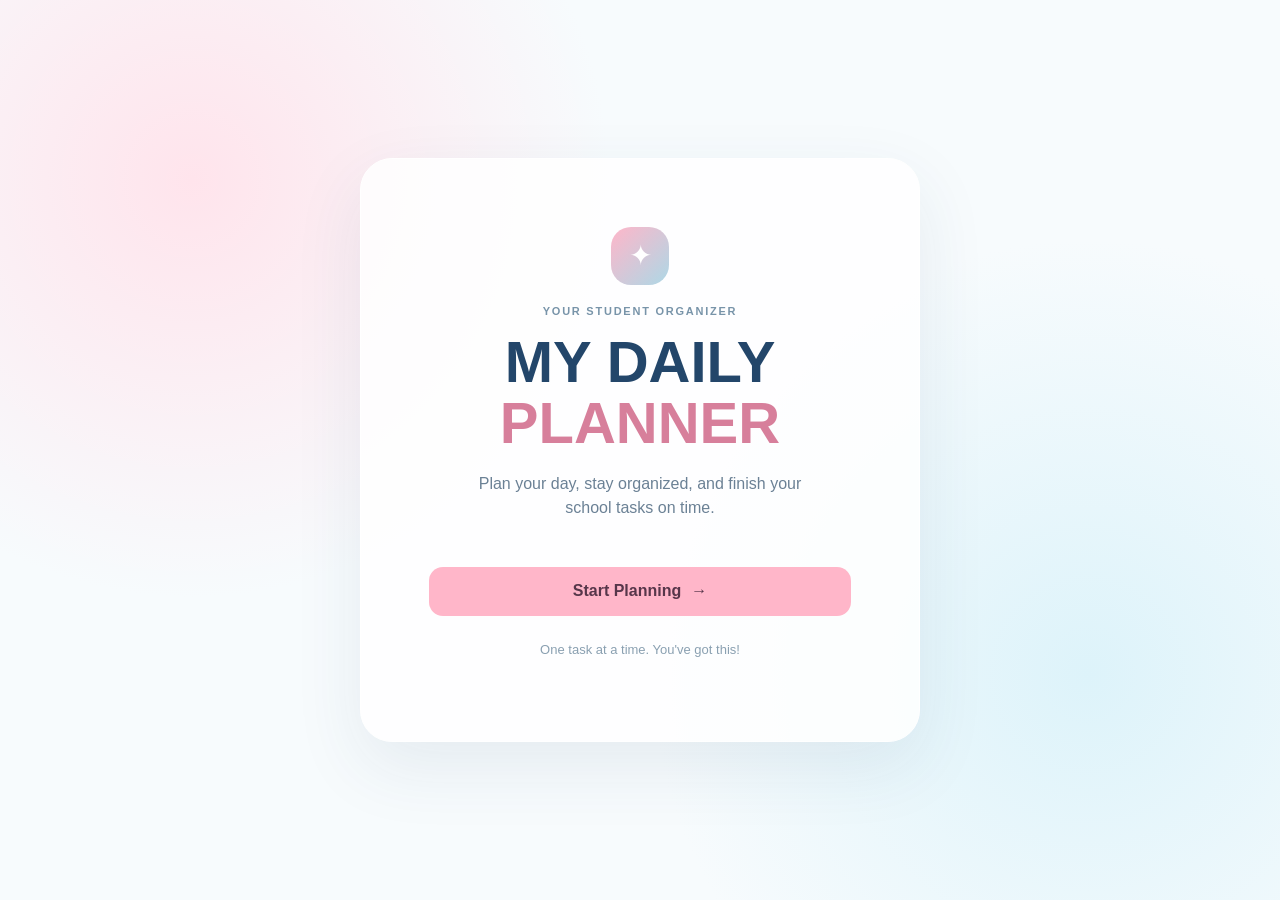
<file: index.html>
<!DOCTYPE html>
<html lang="en">
<head>
  <meta charset="UTF-8"><meta name="viewport" content="width=device-width, initial-scale=1.0">
  <title>MY DAILY PLANNER | Welcome</title><link rel="stylesheet" href="styles.css">
</head>
<body class="welcome-page">
  <main class="welcome-wrap">
    <div class="welcome-card">
      <div class="logo-mark" aria-hidden="true">✦</div>
      <p class="eyebrow">YOUR STUDENT ORGANIZER</p>
      <h1>MY DAILY<br><span>PLANNER</span></h1>
      <p class="welcome-subtitle">Plan your day, stay organized, and finish your school tasks on time.</p>
      <a class="btn btn-primary btn-wide" href="dashboard.html">Start Planning <span aria-hidden="true">→</span></a>
      <p class="welcome-foot">One task at a time. You've got this!</p>
    </div>
  </main>
</body>
</html>
</file>
<file: styles.css>
:root{--pink:#FFB6C9;--blue:#ADD8E6;--navy:#23466A;--ink:#233B53;--muted:#6B8195;--bg:#F6FAFD;--white:#fff;--line:#E3EDF4;--shadow:0 12px 32px rgba(35,70,106,.09)}
*{box-sizing:border-box}html{scroll-behavior:smooth}body{margin:0;background:var(--bg);color:var(--ink);font-family:Inter,Arial,sans-serif;font-size:16px;line-height:1.55}a{color:inherit;text-decoration:none}.topbar{height:72px;background:#fff;border-bottom:1px solid var(--line);display:flex;align-items:center;justify-content:space-between;padding:0 max(5%,calc((100% - 1120px)/2));gap:20px}.brand{font-weight:800;color:var(--navy);letter-spacing:.02em}.topbar nav{display:flex;gap:8px}.nav-link{padding:9px 14px;border-radius:20px;color:var(--muted);font-weight:600}.nav-link:hover,.nav-link.active{background:#EAF5FA;color:var(--navy)}.container{width:min(1120px,90%);margin:42px auto 60px}.page-heading{margin-bottom:28px}.page-heading h1{font-size:clamp(28px,4vw,40px);margin:4px 0;color:var(--navy);line-height:1.2}.page-heading h1 span{color:#D77F9B}.eyebrow{font-size:11px;font-weight:800;letter-spacing:.16em;color:#7894A9;margin:0 0 8px}.muted{color:var(--muted)}.stats-grid{display:grid;grid-template-columns:repeat(4,1fr);gap:18px;margin:28px 0}.stat-card,.dashboard-panel,.form-card,.work-card{background:#fff;border:1px solid var(--line);border-radius:22px;box-shadow:var(--shadow)}.stat-card{padding:22px}.stat-icon{display:grid;place-items:center;width:42px;height:42px;border-radius:14px;font-size:20px}.stat-icon.pink{background:#FFF0F4}.stat-icon.blue{background:#EAF7FB}.stat-card p{font-size:14px;color:var(--muted);margin:15px 0 2px}.stat-card strong{font-size:32px;color:var(--navy)}.dashboard-panel{padding:30px;display:flex;align-items:center;justify-content:space-between;gap:24px;background:linear-gradient(115deg,#fff 60%,#F0F9FC)}h2{color:var(--navy);margin:0 0 8px}.dashboard-panel p{margin:4px 0}.action-row,.form-actions{display:flex;gap:12px;flex-wrap:wrap}.btn{display:inline-flex;align-items:center;justify-content:center;gap:10px;border:0;border-radius:14px;padding:12px 19px;font:inherit;font-weight:700;cursor:pointer;transition:transform .15s,filter .15s}.btn:hover{transform:translateY(-1px);filter:brightness(.98)}.btn-primary{background:var(--pink);color:#57364A}.btn-secondary{background:#EAF5FA;color:var(--navy);border:1px solid #D6EAF2}.btn-danger{background:#FCE2E8;color:#9D3453}.btn-wide{width:100%;margin-top:28px}.heading-with-button{display:flex;align-items:center;justify-content:space-between;gap:20px}.form-container{max-width:850px}.form-card{padding:28px}.form-grid{display:grid;grid-template-columns:1fr 1fr;gap:20px}.field{display:flex;flex-direction:column;gap:8px;font-weight:700;font-size:14px;color:var(--navy)}.field.full{grid-column:1/-1}.field input,.field select,.field textarea,.filter-row select{width:100%;border:1px solid #D9E6EE;border-radius:12px;padding:12px 13px;font:inherit;font-weight:400;color:var(--ink);background:#FCFEFF;outline:none}.field input:focus,.field select:focus,.field textarea:focus,.filter-row select:focus{border-color:#8FC7DB;box-shadow:0 0 0 3px rgba(173,216,230,.25)}.field textarea{resize:vertical}.required{color:#D45E83}.form-note{font-size:13px;color:var(--muted);margin:18px 0}.form-actions{justify-content:flex-end;margin-top:20px}.status-message{min-height:22px;color:#3B7D65;font-size:14px}.filter-row{display:flex;align-items:center;gap:12px;margin:20px 0}.filter-row select{width:auto;min-width:180px}.filter-row .muted{margin-left:auto;font-size:14px}.work-grid{display:grid;grid-template-columns:repeat(2,minmax(0,1fr));gap:18px}.work-card{padding:22px;display:flex;flex-direction:column;gap:12px}.work-card h2{font-size:20px;overflow-wrap:anywhere}.work-card p{margin:0;color:var(--muted);overflow-wrap:anywhere}.work-meta{display:flex;flex-wrap:wrap;gap:8px}.pill{font-size:12px;font-weight:700;border-radius:30px;padding:5px 10px;background:#EEF5F9;color:#45657F}.pill.priority-high{background:#FFE8EE;color:#A13E5D}.pill.status-completed{background:#E7F6EF;color:#347A5D}.pill.priority-medium{background:#FFF3DA;color:#8A6826}.card-actions{display:flex;gap:8px;flex-wrap:wrap;margin-top:auto;padding-top:8px}.card-actions .btn{font-size:13px;padding:9px 12px}.empty-state,.loading-card{grid-column:1/-1;text-align:center;background:#fff;border:1px dashed #C9DFEA;border-radius:22px;padding:44px 20px;color:var(--muted)}.empty-state h2{margin-bottom:8px}.bottom-actions{margin-top:28px}footer{text-align:center;color:#91A4B4;font-size:13px;padding:24px}.confirm-dialog{border:0;border-radius:20px;padding:28px;width:min(420px,90%);box-shadow:0 20px 60px #23466A33;color:var(--ink)}.confirm-dialog::backdrop{background:#19344B66}.confirm-dialog h2{margin-bottom:8px}.confirm-dialog p{color:var(--muted)}.welcome-page{min-height:100vh;background:radial-gradient(circle at 15% 20%,#FFE4EC 0,transparent 32%),radial-gradient(circle at 85% 75%,#DDF3FA 0,transparent 34%),#F7FBFD}.welcome-wrap{min-height:100vh;display:grid;place-items:center;padding:28px}.welcome-card{width:min(560px,100%);text-align:center;padding:clamp(32px,7vw,68px);background:#ffffffd9;border:1px solid #fff;border-radius:32px;box-shadow:0 25px 70px #23466A16}.logo-mark{display:grid;place-items:center;width:58px;height:58px;margin:0 auto 18px;border-radius:20px;background:linear-gradient(135deg,var(--pink),var(--blue));color:#fff;font-size:28px}.welcome-card h1{font-size:clamp(36px,7vw,58px);line-height:1.05;color:var(--navy);margin:12px 0}.welcome-card h1 span{color:#D77F9B}.welcome-subtitle{color:var(--muted);max-width:360px;margin:18px auto}.welcome-foot{font-size:13px;color:#8AA0B1;margin-top:24px}@media(max-width:850px){.stats-grid{grid-template-columns:repeat(2,1fr)}.dashboard-panel{align-items:flex-start;flex-direction:column}.work-grid{grid-template-columns:1fr}}@media(max-width:560px){.topbar{height:auto;min-height:68px;padding:14px 5%;flex-wrap:wrap}.topbar nav{width:100%;justify-content:flex-start}.container{margin:28px auto 42px}.stats-grid{gap:12px}.stat-card{padding:16px}.stat-card strong{font-size:27px}.heading-with-button{align-items:flex-start;flex-direction:column}.form-card{padding:18px}.form-grid{grid-template-columns:1fr;gap:16px}.field.full{grid-column:auto}.filter-row{flex-wrap:wrap}.filter-row .muted{margin-left:0;width:100%}.form-actions .btn{flex:1}.dashboard-panel{padding:22px}}
</file>
